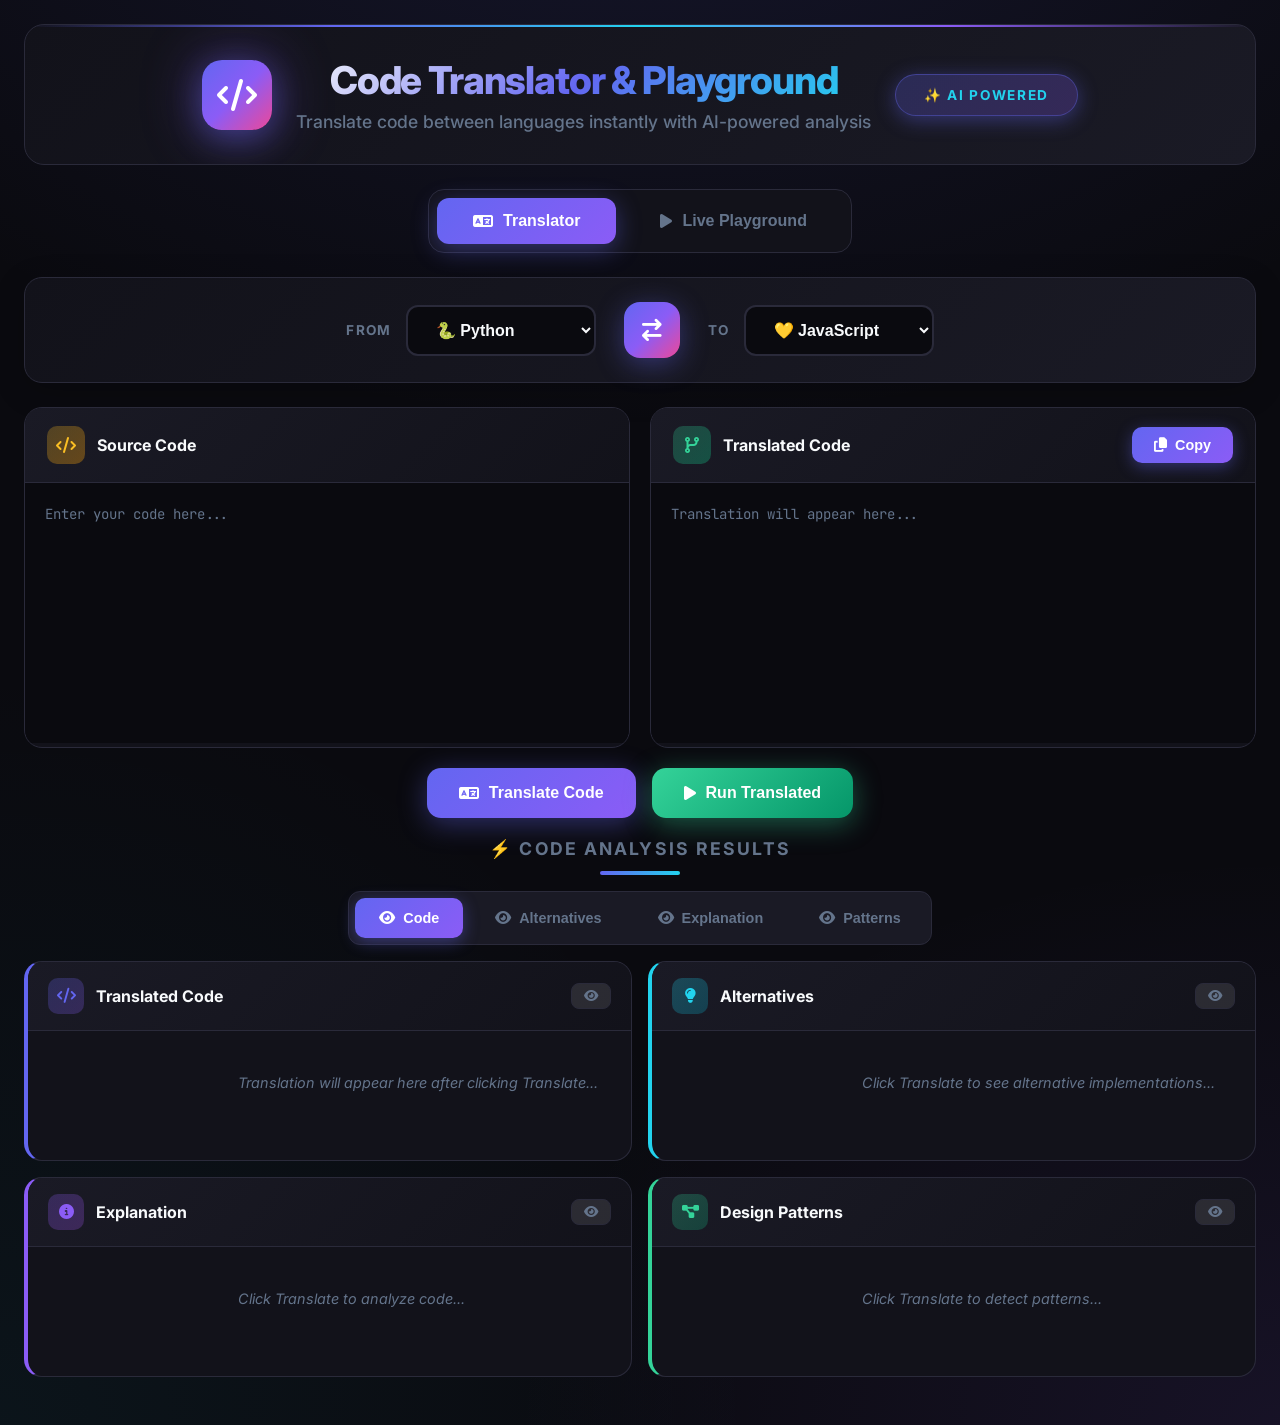
<file: backend/index.html>
<!DOCTYPE html>
<html lang="en">
<head>
    <meta charset="UTF-8">
    <meta name="viewport" content="width=device-width, initial-scale=1.0">
    <title>Code Translator & Playground</title>
    <link rel="stylesheet" href="https://cdnjs.cloudflare.com/ajax/libs/font-awesome/6.5.1/css/all.min.css">
    <link href="https://fonts.googleapis.com/css2?family=Inter:wght@300;400;500;600;700;800&family=JetBrains+Mono:wght@400;500;600&display=swap" rel="stylesheet">
    <style>
        :root {
            --bg-primary: #0a0a0f;
            --bg-secondary: #12121a;
            --bg-tertiary: #1a1a25;
            --border-light: #2a2a3a;
            --border-highlight: #3d3d55;
            --accent-primary: #6366f1;
            --accent-secondary: #8b5cf6;
            --accent-tertiary: #ec4899;
            --accent-cyan: #22d3ee;
            --accent-emerald: #34d399;
            --accent-amber: #fbbf24;
            --text-primary: #f8fafc;
            --text-secondary: #cbd5e1;
            --text-muted: #64748b;
            --glow-primary: rgba(99, 102, 241, 0.4);
            --glow-secondary: rgba(139, 92, 246, 0.4);
            --glow-cyan: rgba(34, 211, 238, 0.3);
            --glow-pink: rgba(236, 72, 153, 0.3);
        }
        
        * { margin: 0; padding: 0; box-sizing: border-box; }
        
        body {
            font-family: 'Inter', sans-serif;
            background: var(--bg-primary);
            color: var(--text-primary);
            min-height: 100vh;
            padding: 24px;
            background-image: 
                radial-gradient(ellipse 80% 50% at 50% -20%, rgba(99, 102, 241, 0.15), transparent),
                radial-gradient(ellipse 60% 40% at 100% 100%, rgba(139, 92, 246, 0.1), transparent),
                radial-gradient(circle at 0% 100%, rgba(34, 211, 238, 0.05), transparent 40%);
        }
        
        .container { max-width: 1500px; margin: 0 auto; }
        
        .header {
            background: linear-gradient(135deg, var(--bg-secondary) 0%, var(--bg-tertiary) 100%);
            border: 1px solid var(--border-light);
            border-radius: 20px;
            padding: 32px 28px;
            margin-bottom: 24px;
            position: relative;
            overflow: hidden;
            text-align: center;
        }
        
        .header::before {
            content: '';
            position: absolute;
            top: 0;
            left: 0;
            right: 0;
            height: 2px;
            background: linear-gradient(90deg, transparent, var(--accent-primary), var(--accent-cyan), var(--accent-secondary), transparent);
        }
        
        .header-content { 
            display: flex; 
            align-items: center; 
            justify-content: center;
            gap: 24px;
            flex-wrap: wrap;
        }
        
        .logo {
            width: 70px;
            height: 70px;
            background: linear-gradient(135deg, var(--accent-primary), var(--accent-secondary), var(--accent-tertiary));
            border-radius: 20px;
            display: flex;
            align-items: center;
            justify-content: center;
            font-size: 2rem;
            color: white;
            box-shadow: 0 8px 32px var(--glow-primary), 0 0 60px var(--glow-secondary);
            animation: logoGlow 3s ease-in-out infinite, logoFloat 4s ease-in-out infinite;
        }
        
        @keyframes logoGlow {
            0%, 100% { box-shadow: 0 8px 32px var(--glow-primary), 0 0 60px var(--glow-secondary); }
            50% { box-shadow: 0 8px 48px var(--glow-cyan), 0 0 80px var(--glow-pink); }
        }
        
        @keyframes logoFloat {
            0%, 100% { transform: translateY(0); }
            50% { transform: translateY(-5px); }
        }
        
        .header-title h1 {
            font-size: 2.4rem;
            font-weight: 800;
            background: linear-gradient(135deg, var(--text-primary) 0%, var(--accent-primary) 50%, var(--accent-cyan) 100%);
            -webkit-background-clip: text;
            -webkit-text-fill-color: transparent;
            letter-spacing: -0.03em;
        }
        
        .header-title p {
            color: var(--text-muted);
            font-size: 1.1rem;
            margin-top: 8px;
            font-weight: 500;
        }
        
        .badge {
            background: linear-gradient(135deg, rgba(99, 102, 241, 0.25), rgba(139, 92, 246, 0.25));
            border: 1px solid rgba(99, 102, 241, 0.4);
            padding: 12px 28px;
            border-radius: 30px;
            font-size: 0.85rem;
            font-weight: 700;
            color: var(--accent-cyan);
            text-transform: uppercase;
            letter-spacing: 0.12em;
            box-shadow: 0 4px 20px var(--glow-primary);
        }
        
        .tabs {
            display: flex;
            gap: 8px;
            margin-bottom: 24px;
            background: var(--bg-secondary);
            padding: 8px;
            border-radius: 16px;
            border: 1px solid var(--border-light);
            width: fit-content;
            margin-left: auto;
            margin-right: auto;
        }
        
        .tab {
            padding: 14px 36px;
            background: transparent;
            border: none;
            border-radius: 12px;
            color: var(--text-muted);
            font-weight: 700;
            font-size: 1rem;
            cursor: pointer;
            transition: all 0.3s ease;
            display: flex;
            align-items: center;
            gap: 10px;
        }
        
        .tab:hover { color: var(--text-secondary); background: var(--bg-tertiary); }
        
        .tab.active {
            background: linear-gradient(135deg, var(--accent-primary), var(--accent-secondary));
            color: white;
            box-shadow: 0 6px 24px var(--glow-primary);
        }
        
        .tab-content { display: none; }
        .tab-content.active { display: block; animation: fadeIn 0.4s ease; }
        
        @keyframes fadeIn { 
            from { opacity: 0; transform: translateY(10px); } 
            to { opacity: 1; transform: translateY(0); } 
        }
        
        .lang-bar {
            background: linear-gradient(135deg, var(--bg-secondary), var(--bg-tertiary));
            border: 1px solid var(--border-light);
            border-radius: 18px;
            padding: 24px 32px;
            margin-bottom: 24px;
            display: flex;
            align-items: center;
            justify-content: center;
            gap: 28px;
            box-shadow: 0 8px 32px rgba(0,0,0,0.2);
        }
        
        .lang-group { display: flex; align-items: center; gap: 14px; }
        
        .lang-label {
            font-weight: 700;
            color: var(--text-muted);
            font-size: 0.85rem;
            text-transform: uppercase;
            letter-spacing: 0.1em;
        }
        
        .lang-select {
            padding: 14px 24px;
            background: var(--bg-primary);
            border: 2px solid var(--border-light);
            border-radius: 12px;
            color: var(--text-primary);
            font-size: 1rem;
            font-weight: 600;
            cursor: pointer;
            min-width: 190px;
            transition: all 0.3s;
        }
        
        .lang-select:hover { border-color: var(--accent-primary); box-shadow: 0 0 20px var(--glow-primary); }
        
        .arrow-box {
            width: 56px;
            height: 56px;
            background: linear-gradient(135deg, var(--accent-primary), var(--accent-secondary), var(--accent-tertiary));
            border-radius: 16px;
            display: flex;
            align-items: center;
            justify-content: center;
            color: white;
            font-size: 1.4rem;
            box-shadow: 0 6px 28px var(--glow-primary);
        }
        
        .code-grid { display: grid; grid-template-columns: 1fr 1fr; gap: 20px; margin-bottom: 20px; }
        
        .code-panel {
            background: var(--bg-secondary);
            border: 1px solid var(--border-light);
            border-radius: 18px;
            overflow: hidden;
            transition: all 0.3s;
        }
        
        .code-panel:hover { 
            border-color: var(--accent-primary); 
            transform: translateY(-4px);
            box-shadow: 0 12px 40px rgba(0,0,0,0.3);
        }
        
        .code-header {
            padding: 18px 22px;
            background: linear-gradient(135deg, var(--bg-tertiary), var(--bg-secondary));
            border-bottom: 1px solid var(--border-light);
            display: flex;
            justify-content: space-between;
            align-items: center;
        }
        
        .code-title {
            display: flex;
            align-items: center;
            gap: 12px;
            font-weight: 700;
            font-size: 1rem;
        }
        
        .code-title .icon {
            width: 38px;
            height: 38px;
            border-radius: 10px;
            display: flex;
            align-items: center;
            justify-content: center;
            font-size: 1rem;
        }
        
        .code-title .icon.input { 
            background: linear-gradient(135deg, rgba(251, 191, 36, 0.25), rgba(245, 158, 11, 0.35)); 
            color: var(--accent-amber); 
        }
        .code-title .icon.output { 
            background: linear-gradient(135deg, rgba(52, 211, 153, 0.25), rgba(16, 185, 129, 0.35)); 
            color: var(--accent-emerald); 
        }
        
        .copy-btn {
            padding: 10px 22px;
            background: linear-gradient(135deg, var(--accent-primary), var(--accent-secondary));
            border: none;
            border-radius: 10px;
            color: white;
            font-size: 0.9rem;
            font-weight: 700;
            cursor: pointer;
            transition: all 0.3s;
            display: flex;
            align-items: center;
            gap: 8px;
            box-shadow: 0 4px 16px var(--glow-primary);
        }
        
        .copy-btn:hover { 
            transform: translateY(-3px) scale(1.05); 
            box-shadow: 0 8px 28px var(--glow-primary); 
        }
        
        textarea {
            width: 100%;
            height: 260px;
            padding: 20px;
            background: var(--bg-primary);
            border: none;
            color: var(--text-primary);
            font-family: 'JetBrains Mono', monospace;
            font-size: 14px;
            line-height: 1.7;
            resize: none;
        }
        
        textarea:focus { outline: none; box-shadow: inset 0 0 30px rgba(99, 102, 241, 0.1); }
        textarea::placeholder { color: var(--text-muted); }
        
        .main-buttons { display: flex; gap: 16px; margin-bottom: 20px; justify-content: center; }
        
        .btn {
            padding: 16px 32px;
            border: none;
            border-radius: 14px;
            font-weight: 700;
            font-size: 1rem;
            cursor: pointer;
            transition: all 0.3s ease;
            display: flex;
            align-items: center;
            gap: 10px;
        }
        
        .btn-translate {
            background: linear-gradient(135deg, var(--accent-primary), var(--accent-secondary));
            color: white;
            box-shadow: 0 6px 28px var(--glow-primary);
        }
        
        .btn-run {
            background: linear-gradient(135deg, var(--accent-emerald), #059669);
            color: white;
            box-shadow: 0 6px 28px rgba(52, 211, 153, 0.4);
        }
        
        .btn:hover { 
            transform: translateY(-4px) scale(1.02); 
            box-shadow: 0 12px 40px rgba(0, 0, 0, 0.4); 
        }
        
        .status {
            padding: 16px 24px;
            border-radius: 14px;
            margin-bottom: 20px;
            font-weight: 600;
            font-size: 1rem;
            display: none;
            animation: slideIn 0.3s ease;
            text-align: center;
        }
        
        @keyframes slideIn { from { opacity: 0; transform: translateY(-10px); } to { opacity: 1; transform: translateY(0); } }
        
        .status.success { 
            background: linear-gradient(135deg, rgba(52, 211, 153, 0.18), rgba(16, 185, 129, 0.18)); 
            color: var(--accent-emerald); 
            border: 1px solid rgba(52, 211, 153, 0.35); 
        }
        .status.error { 
            background: linear-gradient(135deg, rgba(248, 113, 113, 0.18), rgba(239, 68, 68, 0.18)); 
            color: #f87171; 
            border: 1px solid rgba(248, 113, 113, 0.35); 
        }
        .status.info { 
            background: linear-gradient(135deg, rgba(99, 102, 241, 0.18), rgba(139, 92, 246, 0.18)); 
            color: var(--accent-primary); 
            border: 1px solid rgba(99, 102, 241, 0.35); 
            box-shadow: 0 4px 20px var(--glow-primary);
        }
        
        .analysis-section-header {
            font-size: 1.1rem;
            font-weight: 700;
            color: var(--text-muted);
            text-transform: uppercase;
            letter-spacing: 0.12em;
            margin-bottom: 16px;
            text-align: center;
        }
        
        .analysis-section-header::after {
            content: '';
            display: block;
            width: 80px;
            height: 4px;
            background: linear-gradient(90deg, var(--accent-primary), var(--accent-cyan));
            margin: 12px auto 0;
            border-radius: 2px;
        }
        
        /* View Tabs for Analysis */
        .view-tabs {
            display: flex;
            gap: 8px;
            margin-bottom: 16px;
            background: var(--bg-tertiary);
            padding: 6px;
            border-radius: 12px;
            border: 1px solid var(--border-light);
            width: fit-content;
            margin: 0 auto 16px auto;
        }
        
        .view-tab {
            padding: 12px 24px;
            background: transparent;
            border: none;
            border-radius: 10px;
            color: var(--text-muted);
            font-weight: 600;
            font-size: 0.9rem;
            cursor: pointer;
            transition: all 0.3s ease;
            display: flex;
            align-items: center;
            gap: 8px;
        }
        
        .view-tab:hover { color: var(--text-secondary); background: rgba(255,255,255,0.05); }
        
        .view-tab.active {
            color: white;
            box-shadow: 0 4px 16px var(--glow-primary);
        }
        
        .view-tab.code-tab.active { background: linear-gradient(135deg, var(--accent-primary), var(--accent-secondary)); }
        .view-tab.alternatives-tab.active { background: linear-gradient(135deg, var(--accent-cyan), #0891b2); }
        .view-tab.explanation-tab.active { background: linear-gradient(135deg, var(--accent-secondary), #a855f7); }
        .view-tab.patterns-tab.active { background: linear-gradient(135deg, var(--accent-emerald), #10b981); }
        
        /* 2x2 Grid */
        .analysis-grid {
            display: grid;
            grid-template-columns: 1fr 1fr;
            grid-template-rows: auto auto;
            gap: 16px;
            margin-bottom: 24px;
        }
        
        @media (max-width: 1000px) {
            .analysis-grid { grid-template-columns: 1fr; }
        }
        
        .analysis-box {
            background: var(--bg-secondary);
            border: 1px solid var(--border-light);
            border-radius: 18px;
            overflow: hidden;
            transition: all 0.3s;
            min-height: 200px;
        }
        
        .analysis-box:hover { 
            border-color: var(--border-highlight); 
            transform: translateY(-3px);
            box-shadow: 0 10px 36px rgba(0,0,0,0.25);
        }
        
        .analysis-box.highlighted {
            border-color: var(--accent-primary);
            box-shadow: 0 0 25px var(--glow-primary);
            transform: scale(1.02);
        }
        
        .analysis-box-header {
            padding: 16px 20px;
            background: linear-gradient(135deg, var(--bg-tertiary), var(--bg-secondary));
            border-bottom: 1px solid var(--border-light);
            display: flex;
            align-items: center;
            gap: 12px;
            font-weight: 700;
            font-size: 1rem;
        }
        
        .analysis-box-header .icon {
            width: 36px;
            height: 36px;
            border-radius: 10px;
            display: flex;
            align-items: center;
            justify-content: center;
            font-size: 0.95rem;
        }
        
        .analysis-box.code { border-left: 4px solid var(--accent-primary); }
        .analysis-box.code .icon { 
            background: linear-gradient(135deg, rgba(99, 102, 241, 0.25), rgba(139, 92, 246, 0.25)); 
            color: var(--accent-primary); 
        }
        
        .box-highlight-btn {
            margin-left: auto;
            padding: 6px 12px;
            background: rgba(255,255,255,0.1);
            border: 1px solid var(--border-light);
            border-radius: 8px;
            color: var(--text-muted);
            cursor: pointer;
            transition: all 0.3s;
            display: flex;
            align-items: center;
            gap: 6px;
            font-size: 0.8rem;
        }
        
        .box-highlight-btn:hover {
            background: var(--accent-primary);
            color: white;
            border-color: var(--accent-primary);
        }
        
        .analysis-box.alternatives { border-left: 4px solid var(--accent-cyan); }
        .analysis-box.alternatives .icon { 
            background: linear-gradient(135deg, rgba(34, 211, 238, 0.25), rgba(6, 182, 212, 0.25)); 
            color: var(--accent-cyan); 
        }
        
        .analysis-box.explanation { border-left: 4px solid var(--accent-secondary); }
        .analysis-box.explanation .icon { 
            background: linear-gradient(135deg, rgba(139, 92, 246, 0.25), rgba(168, 85, 247, 0.25)); 
            color: var(--accent-secondary); 
        }
        
        .analysis-box.patterns { border-left: 4px solid var(--accent-emerald); }
        .analysis-box.patterns .icon { 
            background: linear-gradient(135deg, rgba(52, 211, 153, 0.25), rgba(16, 185, 129, 0.25)); 
            color: var(--accent-emerald); 
        }
        
        .analysis-box-body {
            padding: 18px;
            font-family: 'JetBrains Mono', monospace;
            font-size: 13px;
            line-height: 1.7;
            color: var(--text-secondary);
            white-space: pre-wrap;
            max-height: 220px;
            overflow-y: auto;
        }
        
        .analysis-box-body .empty { 
            color: var(--text-muted); 
            font-style: italic; 
            font-family: 'Inter', sans-serif;
            font-size: 0.9rem;
        }
        
        .execution-box {
            background: var(--bg-secondary);
            border: 1px solid var(--border-light);
            border-radius: 18px;
            margin-top: 24px;
            display: none;
            overflow: hidden;
            box-shadow: 0 8px 32px rgba(0,0,0,0.2);
        }
        
        .execution-box.active { display: block; }
        
        .execution-box h3 {
            padding: 18px 22px;
            background: linear-gradient(135deg, var(--bg-tertiary), var(--bg-secondary));
            border-bottom: 1px solid var(--border-light);
            display: flex;
            align-items: center;
            gap: 12px;
            font-size: 1rem;
            font-weight: 700;
        }
        
        .execution-box h3 i { color: var(--accent-emerald); }
        .execution-box pre { padding: 20px; color: var(--accent-emerald); font-family: 'JetBrains Mono', monospace; font-size: 14px; line-height: 1.7; }
        .execution-box .stderr { color: #f87171; }
        
        .playground-panel {
            background: var(--bg-secondary);
            border: 1px solid var(--border-light);
            border-radius: 18px;
            padding: 28px;
            box-shadow: 0 8px 32px rgba(0,0,0,0.2);
        }
        
        .playground-header { display: flex; align-items: center; gap: 16px; margin-bottom: 8px; }
        .playground-header i { color: var(--accent-emerald); font-size: 1.6rem; }
        .playground-header h2 { font-size: 1.4rem; font-weight: 700; }
        .playground-panel > p { color: var(--text-muted); margin-bottom: 20px; font-size: 1rem; }
        
        @media (max-width: 1000px) {
            .code-grid { grid-template-columns: 1fr; }
            .analysis-grid { grid-template-columns: 1fr; }
            .header-content { flex-direction: column; gap: 16px; }
            .lang-bar { flex-wrap: wrap; }
            .tabs { width: 100%; justify-content: center; }
            .main-buttons { flex-direction: column; }
            .header-title h1 { font-size: 2rem; }
        }
        
        ::-webkit-scrollbar { width: 10px; height: 10px; }
        ::-webkit-scrollbar-track { background: var(--bg-primary); }
        ::-webkit-scrollbar-thumb { background: linear-gradient(var(--accent-primary), var(--accent-secondary)); border-radius: 5px; }
    </style>
</head>
<body>
    <div class="container">
        <div class="header">
            <div class="header-content">
                <div class="logo"><i class="fas fa-code"></i></div>
                <div class="header-title">
                    <h1>Code Translator & Playground</h1>
                    <p>Translate code between languages instantly with AI-powered analysis</p>
                </div>
                <div class="badge">✨ AI Powered</div>
            </div>
        </div>
        
        <div class="tabs">
            <button class="tab active" onclick="switchTab('translator')"><i class="fas fa-language"></i> Translator</button>
            <button class="tab" onclick="switchTab('playground')"><i class="fas fa-play"></i> Live Playground</button>
        </div>
        
        <div id="translator-tab" class="tab-content active">
            <div class="lang-bar">
                <div class="lang-group">
                    <span class="lang-label">From</span>
                    <select id="sourceLanguage" class="lang-select">
                        <option value="Python">🐍 Python</option>
                        <option value="JavaScript">💛 JavaScript</option>
                        <option value="TypeScript">💙 TypeScript</option>
                        <option value="Java">☕ Java</option>
                        <option value="C++">⚡ C++</option>
                        <option value="C#">🔷 C#</option>
                        <option value="Go">🐹 Go</option>
                        <option value="Rust">🦀 Rust</option>
                        <option value="Kotlin">🟣 Kotlin</option>
                        <option value="Swift">🍎 Swift</option>
                        <option value="Ruby">💎 Ruby</option>
                        <option value="PHP">🐘 PHP</option>
                        <option value="C">🖥️ C</option>
                    </select>
                </div>
                <div class="arrow-box"><i class="fas fa-arrow-right-arrow-left"></i></div>
                <div class="lang-group">
                    <span class="lang-label">To</span>
                    <select id="targetLanguage" class="lang-select">
                        <option value="JavaScript">💛 JavaScript</option>
                        <option value="Python">🐍 Python</option>
                        <option value="TypeScript">💙 TypeScript</option>
                        <option value="Java">☕ Java</option>
                        <option value="C++">⚡ C++</option>
                        <option value="C#">🔷 C#</option>
                        <option value="Go">🐹 Go</option>
                        <option value="Rust">🦀 Rust</option>
                        <option value="Kotlin">🟣 Kotlin</option>
                        <option value="Swift">🍎 Swift</option>
                        <option value="Ruby">💎 Ruby</option>
                        <option value="PHP">🐘 PHP</option>
                        <option value="C">🖥️ C</option>
                    </select>
                </div>
            </div>
            
            <div class="code-grid">
                <div class="code-panel">
                    <div class="code-header">
                        <span class="code-title"><span class="icon input"><i class="fas fa-code"></i></span> Source Code</span>
                    </div>
                    <textarea id="sourceCode" placeholder="Enter your code here..."></textarea>
                </div>
                <div class="code-panel">
                    <div class="code-header">
                        <span class="code-title"><span class="icon output"><i class="fas fa-code-branch"></i></span> Translated Code</span>
                        <button class="copy-btn" onclick="copyCode()"><i class="fas fa-copy"></i> Copy</button>
                    </div>
                    <textarea id="translatedCode" placeholder="Translation will appear here..."></textarea>
                </div>
            </div>
            
            <div class="main-buttons">
                <button class="btn btn-translate" onclick="translateCode()"><i class="fas fa-language"></i> Translate Code</button>
                <button class="btn btn-run" onclick="runTranslatedCode()"><i class="fas fa-play"></i> Run Translated</button>
            </div>
            
            <div id="status"></div>
            
            <div class="analysis-section-header">⚡ Code Analysis Results</div>
            
            <!-- View Tabs -->
            <div class="view-tabs">
                <button class="view-tab code-tab active" onclick="highlightBox('code')">
                    <i class="fas fa-eye"></i> Code
                </button>
                <button class="view-tab alternatives-tab" onclick="highlightBox('alternatives')">
                    <i class="fas fa-eye"></i> Alternatives
                </button>
                <button class="view-tab explanation-tab" onclick="highlightBox('explanation')">
                    <i class="fas fa-eye"></i> Explanation
                </button>
                <button class="view-tab patterns-tab" onclick="highlightBox('patterns')">
                    <i class="fas fa-eye"></i> Patterns
                </button>
            </div>
            
            <!-- 2x2 Grid -->
            <div class="analysis-grid">
                <div class="analysis-box code">
                    <div class="analysis-box-header">
                        <span class="icon"><i class="fas fa-code"></i></span>
                        <span>Translated Code</span>
                        <button class="box-highlight-btn" onclick="highlightBox('code')" title="Highlight">
                            <i class="fas fa-eye"></i>
                        </button>
                    </div>
                    <div class="analysis-box-body" id="output-code">
                        <span class="empty">Translation will appear here after clicking Translate...</span>
                    </div>
                </div>
                
                <div class="analysis-box alternatives">
                    <div class="analysis-box-header">
                        <span class="icon"><i class="fas fa-lightbulb"></i></span>
                        <span>Alternatives</span>
                        <button class="box-highlight-btn" onclick="highlightBox('alternatives')" title="Highlight">
                            <i class="fas fa-eye"></i>
                        </button>
                    </div>
                    <div class="analysis-box-body" id="output-alternatives">
                        <span class="empty">Click Translate to see alternative implementations...</span>
                    </div>
                </div>
                
                <div class="analysis-box explanation">
                    <div class="analysis-box-header">
                        <span class="icon"><i class="fas fa-info-circle"></i></span>
                        <span>Explanation</span>
                        <button class="box-highlight-btn" onclick="highlightBox('explanation')" title="Highlight">
                            <i class="fas fa-eye"></i>
                        </button>
                    </div>
                    <div class="analysis-box-body" id="output-explanation">
                        <span class="empty">Click Translate to analyze code...</span>
                    </div>
                </div>
                
                <div class="analysis-box patterns">
                    <div class="analysis-box-header">
                        <span class="icon"><i class="fas fa-project-diagram"></i></span>
                        <span>Design Patterns</span>
                        <button class="box-highlight-btn" onclick="highlightBox('patterns')" title="Highlight">
                            <i class="fas fa-eye"></i>
                        </button>
                    </div>
                    <div class="analysis-box-body" id="output-patterns">
                        <span class="empty">Click Translate to detect patterns...</span>
                    </div>
                </div>
            </div>
            
            <div class="execution-box" id="execution-output">
                <h3><i class="fas fa-terminal"></i> Execution Output</h3>
                <pre id="execution-content"></pre>
            </div>
        </div>
        
        <div id="playground-tab" class="tab-content">
            <div class="playground-panel">
                <div class="playground-header">
                    <i class="fas fa-play-circle"></i>
                    <h2>Live Python Playground</h2>
                </div>
                <p>Write and run Python code instantly!</p>
                <textarea id="playgroundCode" placeholder="# Write Python code here..."></textarea>
                <div class="main-buttons">
                    <button class="btn btn-run" onclick="runPlaygroundCode()"><i class="fas fa-play"></i> Run Code</button>
                </div>
                <div class="execution-box active" id="playground-output">
                    <h3><i class="fas fa-terminal"></i> Output</h3>
                    <pre id="playground-result">Run code to see output...</pre>
                </div>
            </div>
        </div>
    </div>

    <script>
        let translatedCode = '';
        
        function switchTab(tab) {
            document.querySelectorAll('.tab').forEach(t => t.classList.remove('active'));
            document.querySelectorAll('.tab-content').forEach(c => c.classList.remove('active'));
            if (tab === 'translator') {
                document.querySelector('.tab:first-child').classList.add('active');
                document.getElementById('translator-tab').classList.add('active');
            } else {
                document.querySelector('.tab:last-child').classList.add('active');
                document.getElementById('playground-tab').classList.add('active');
            }
        }
        
        function highlightBox(view) {
            // Remove highlight from all boxes
            document.querySelectorAll('.analysis-box').forEach(box => {
                box.classList.remove('highlighted');
            });
            document.querySelectorAll('.view-tab').forEach(t => t.classList.remove('active'));
            
            // Add highlight to selected box
            const targetBox = document.querySelector(`.analysis-box.${view}`);
            if (targetBox) {
                targetBox.classList.add('highlighted');
                targetBox.scrollIntoView({ behavior: 'smooth', block: 'nearest' });
            }
            
            // Update tab button
            document.querySelector(`.view-tab.${view}-tab`).classList.add('active');
        }
        
        function showStatus(type, msg) {
            const el = document.getElementById('status');
            el.className = 'status ' + type;
            el.textContent = msg;
            el.style.display = 'block';
            setTimeout(() => { el.style.display = 'none'; }, 4000);
        }
        
        function escapeHtml(text) {
            const d = document.createElement('div');
            d.textContent = text;
            return d.innerHTML;
        }
        
        function setOutput(id, content) {
            document.getElementById(id).textContent = content || 'No data available';
        }
        
        async function translateCode() {
            const code = document.getElementById('sourceCode').value;
            const srcLang = document.getElementById('sourceLanguage').value;
            const tgtLang = document.getElementById('targetLanguage').value;
            const output = document.getElementById('translatedCode');
            
            if (!code.trim()) { showStatus('error', 'Please enter source code'); return; }
            if (srcLang === tgtLang) { showStatus('error', 'Languages must be different'); return; }
            
            output.value = 'Translating...';
            showStatus('info', 'Translating code...');
            
            try {
                const res = await fetch('http://127.0.0.1:5000/translate', {
                    method: 'POST',
                    headers: { 'Content-Type': 'application/json' },
                    body: JSON.stringify({ source_code: code, source_language: srcLang, target_language: tgtLang })
                });
                const data = await res.json();
                if (data.success) {
                    translatedCode = data.translated_code;
                    output.value = data.translated_code;
                    
                    setOutput('output-code', data.translated_code || 'No translation available');
                    setOutput('output-alternatives', data.alternatives || 'No alternatives available');
                    setOutput('output-explanation', data.explanation || 'No explanation available');
                    
                    if (data.pattern) {
                        let patternText = '--- Pattern Detection ---\n\n';
                        patternText += 'Pattern: ' + (data.pattern.pattern || 'None detected') + '\n';
                        patternText += 'Confidence: ' + ((data.pattern.confidence || 0) * 100).toFixed(0) + '%\n\n';
                        if (data.pattern.alternatives) patternText += 'Alternative Patterns:\n' + data.pattern.alternatives + '\n\n';
                        if (data.pattern.code_example) patternText += 'Code Example:\n' + data.pattern.code_example;
                        setOutput('output-patterns', patternText);
                    } else {
                        setOutput('output-patterns', 'No patterns detected');
                    }
                    
                    showStatus('success', '✓ Translation completed!');
                    
                    if (tgtLang === 'Python') {
                        setTimeout(() => runTranslatedCode(), 500);
                    }
                } else {
                    output.value = 'Translation failed';
                    showStatus('error', 'Error: ' + data.error);
                }
            } catch (e) {
                showStatus('error', 'Network error: ' + e.message);
            }
        }
        
        async function runTranslatedCode() {
            const srcLang = document.getElementById('sourceLanguage').value;
            const tgtLang = document.getElementById('targetLanguage').value;
            let code = '';
            
            if (tgtLang === 'Python' && translatedCode) code = translatedCode;
            else if (srcLang === 'Python') code = document.getElementById('sourceCode').value;
            else { showStatus('error', 'Can only run Python code'); return; }
            
            const execBox = document.getElementById('execution-output');
            const execContent = document.getElementById('execution-content');
            execBox.classList.add('active');
            execContent.innerHTML = '<span>Running...</span>';
            
            try {
                const res = await fetch('http://127.0.0.1:5000/run', {
                    method: 'POST',
                    headers: { 'Content-Type': 'application/json' },
                    body: JSON.stringify({ code: code })
                });
                const data = await res.json();
                if (data.success) {
                    let html = '';
                    if (data.result.stdout) html += '<span>' + escapeHtml(data.result.stdout) + '</span>';
                    if (data.result.stderr) html += '<span class="stderr">' + escapeHtml(data.result.stderr) + '</span>';
                    execContent.innerHTML = html || '<span>(No output)</span>';
                }
            } catch (e) {
                execContent.innerHTML = '<span class="stderr">Error: ' + e.message + '</span>';
            }
        }
        
        async function runPlaygroundCode() {
            const code = document.getElementById('playgroundCode').value;
            const output = document.getElementById('playground-result');
            
            if (!code.trim()) { output.innerHTML = '<span class="stderr">Enter code first</span>'; return; }
            
            output.innerHTML = '<span>Running...</span>';
            
            try {
                const res = await fetch('http://127.0.0.1:5000/run', {
                    method: 'POST',
                    headers: { 'Content-Type': 'application/json' },
                    body: JSON.stringify({ code: code })
                });
                const data = await res.json();
                if (data.success) {
                    let html = '';
                    if (data.result.stdout) html += '<span>' + escapeHtml(data.result.stdout) + '</span>';
                    if (data.result.stderr) html += '<span class="stderr">' + escapeHtml(data.result.stderr) + '</span>';
                    output.innerHTML = html || '<span>(No output)</span>';
                }
            } catch (e) {
                output.innerHTML = '<span class="stderr">Error: ' + e.message + '</span>';
            }
        }
        
        function copyCode() {
            const code = document.getElementById('translatedCode').value;
            if (code && code !== 'Translation will appear here...' && code !== 'Translating...' && code !== 'Translation failed') {
                navigator.clipboard.writeText(code).then(() => showStatus('success', '✓ Copied!')).catch(() => showStatus('error', 'Copy failed'));
            } else {
                showStatus('error', 'Nothing to copy');
            }
        }
        
        document.getElementById('playgroundCode').value = '# Python Code\nprint("Hello World!")\nfor i in range(5):\n    print(i)';
                    if (data.result.stderr) html += '<span class="stderr">' + escapeHtml(data.result.stderr) + '</span>';
                    output.innerHTML = html || '<span>(No output)</span>';
                }
            } catch (e) {
                output.innerHTML = '<span class="stderr">Error: ' + e.message + '</span>';
            }
        }
        
        function copyCode() {
            const code = document.getElementById('translatedCode').value;
            if (code && code !== 'Translation will appear here...' && code !== 'Translating...' && code !== 'Translation failed') {
                navigator.clipboard.writeText(code).then(() => showStatus('success', '✓ Copied!')).catch(() => showStatus('error', 'Copy failed'));
            } else {
                showStatus('error', 'Nothing to copy');
            }
        }
        
        document.getElementById('playgroundCode').value = '# Python Code\nprint("Hello World!")\nfor i in range(5):\n    print(i)';
    </script>
</body>
</html>
</file>
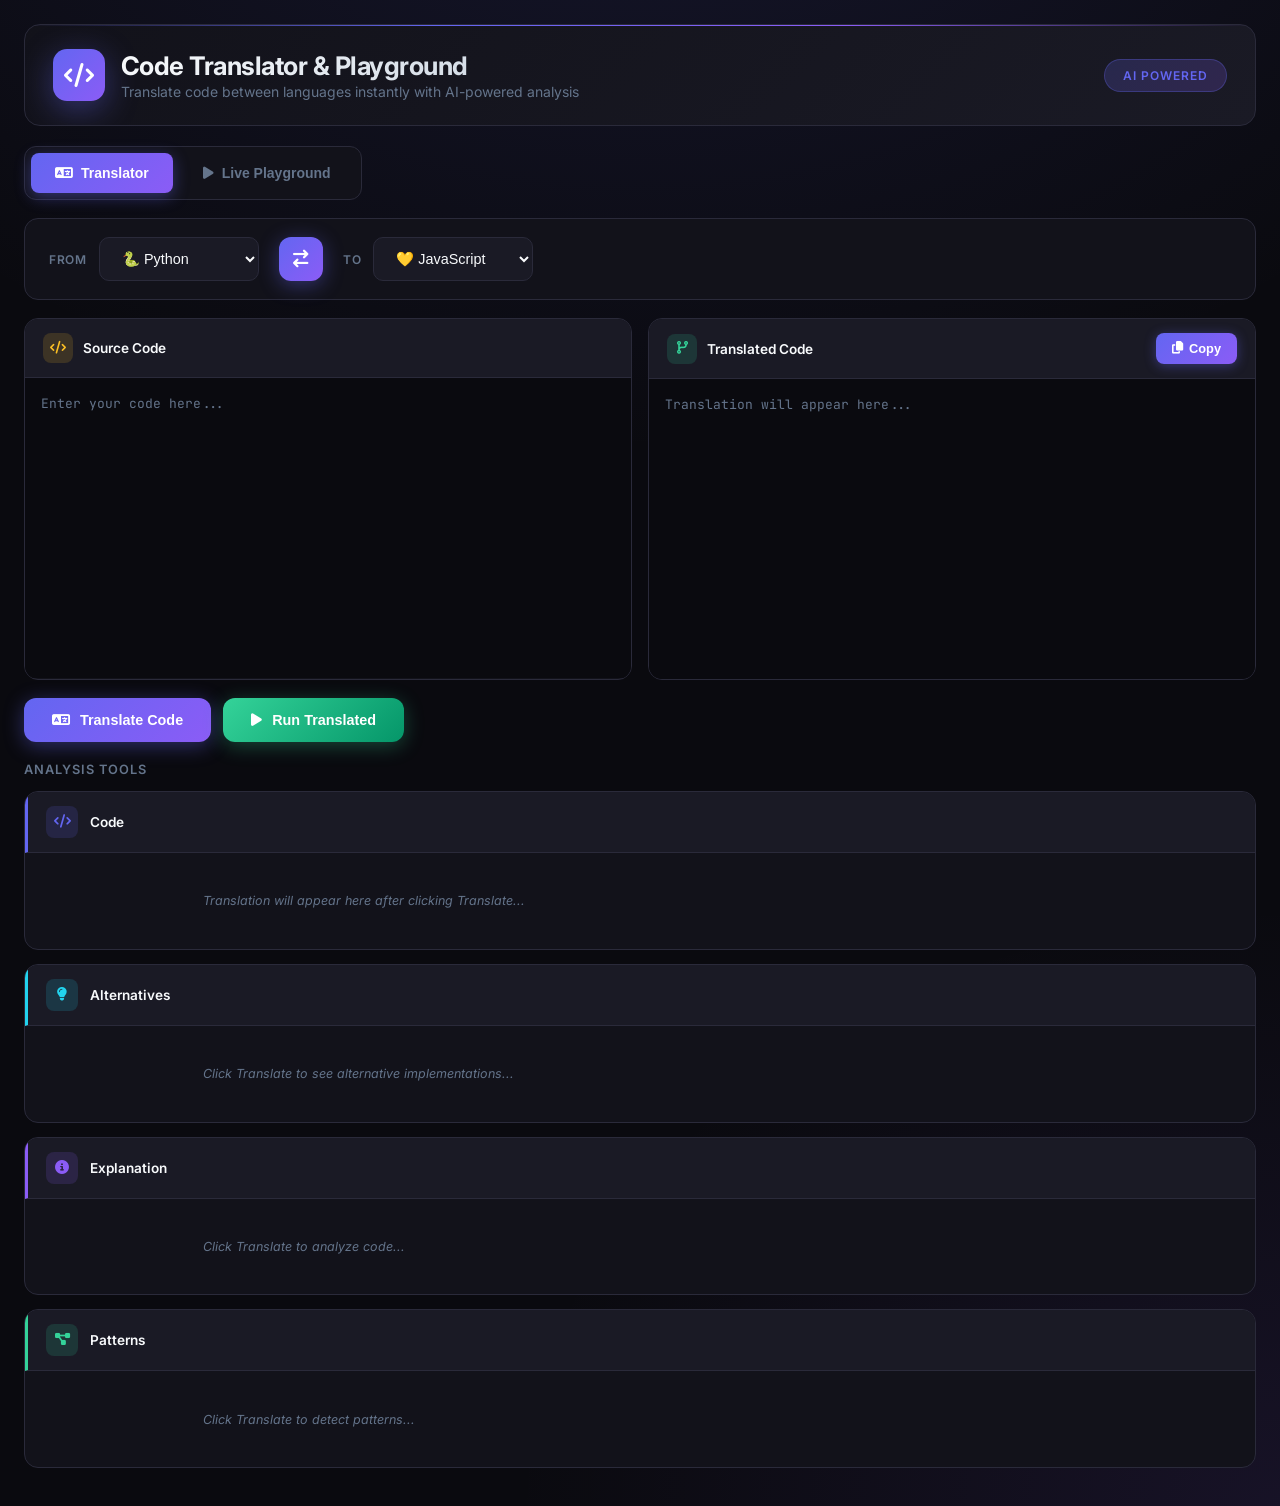
<file: backend/index_new.html>
<!DlOCTYPE html>
<html lang="en">
<head>
    <meta charset="UTF-8">
    <meta name="viewport" content="width=device-width, initial-scale=1.0">
    <title>Code Translator & Playground</title>
    <link rel="stylesheet" href="https://cdnjs.cloudflare.com/ajax/libs/font-awesome/6.5.1/css/all.min.css">
    <link href="https://fonts.googleapis.com/css2?family=Inter:wght@300;400;500;600;700&family=JetBrains+Mono:wght@400;500;600&display=swap" rel="stylesheet">
    <style>
        :root {
            --bg-primary: #0a0a0f;
            --bg-secondary: #12121a;
            --bg-tertiary: #1a1a25;
            --bg-card: #16161f;
            --border-light: #2a2a3a;
            --border-highlight: #3d3d55;
            --accent-primary: #6366f1;
            --accent-secondary: #8b5cf6;
            --accent-tertiary: #ec4899;
            --accent-cyan: #22d3ee;
            --accent-emerald: #34d399;
            --accent-amber: #fbbf24;
            --text-primary: #f8fafc;
            --text-secondary: #cbd5e1;
            --text-muted: #64748b;
            --glow-primary: rgba(99, 102, 241, 0.4);
            --glow-secondary: rgba(139, 92, 246, 0.4);
        }
        
        * { margin: 0; padding: 0; box-sizing: border-box; }
        
        body {
            font-family: 'Inter', sans-serif;
            background: var(--bg-primary);
            color: var(--text-primary);
            min-height: 100vh;
            padding: 24px;
            background-image: 
                radial-gradient(ellipse 80% 50% at 50% -20%, rgba(99, 102, 241, 0.15), transparent),
                radial-gradient(ellipse 60% 40% at 100% 100%, rgba(139, 92, 246, 0.1), transparent);
        }
        
        .container { max-width: 1500px; margin: 0 auto; }
        
        /* ===== HEADER ===== */
        .header {
            background: linear-gradient(135deg, var(--bg-secondary) 0%, var(--bg-tertiary) 100%);
            border: 1px solid var(--border-light);
            border-radius: 16px;
            padding: 24px 28px;
            margin-bottom: 20px;
            position: relative;
            overflow: hidden;
        }
        
        .header::before {
            content: '';
            position: absolute;
            top: 0;
            left: 0;
            right: 0;
            height: 1px;
            background: linear-gradient(90deg, transparent, var(--accent-primary), var(--accent-secondary), transparent);
        }
        
        .header-content { display: flex; align-items: center; justify-content: space-between; }
        
        .header-left { display: flex; align-items: center; gap: 16px; }
        
        .logo {
            width: 52px;
            height: 52px;
            background: linear-gradient(135deg, var(--accent-primary), var(--accent-secondary));
            border-radius: 14px;
            display: flex;
            align-items: center;
            justify-content: center;
            font-size: 1.5rem;
            color: white;
            box-shadow: 0 8px 32px var(--glow-primary);
            animation: logoGlow 3s ease-in-out infinite;
        }
        
        @keyframes logoGlow {
            0%, 100% { box-shadow: 0 8px 32px var(--glow-primary); }
            50% { box-shadow: 0 8px 40px var(--glow-secondary); }
        }
        
        .header-title h1 {
            font-size: 1.6rem;
            font-weight: 700;
            background: linear-gradient(135deg, var(--text-primary) 0%, var(--text-secondary) 100%);
            -webkit-background-clip: text;
            -webkit-text-fill-color: transparent;
            letter-spacing: -0.02em;
        }
        
        .header-title p {
            color: var(--text-muted);
            font-size: 0.875rem;
            margin-top: 2px;
        }
        
        .badge {
            background: linear-gradient(135deg, rgba(99, 102, 241, 0.2), rgba(139, 92, 246, 0.2));
            border: 1px solid rgba(99, 102, 241, 0.3);
            padding: 8px 18px;
            border-radius: 24px;
            font-size: 0.75rem;
            font-weight: 600;
            color: var(--accent-primary);
            text-transform: uppercase;
            letter-spacing: 0.08em;
        }
        
        /* ===== TABS ===== */
        .tabs {
            display: flex;
            gap: 6px;
            margin-bottom: 18px;
            background: var(--bg-secondary);
            padding: 6px;
            border-radius: 12px;
            border: 1px solid var(--border-light);
            width: fit-content;
        }
        
        .tab {
            padding: 12px 24px;
            background: transparent;
            border: none;
            border-radius: 8px;
            color: var(--text-muted);
            font-weight: 600;
            font-size: 0.875rem;
            cursor: pointer;
            transition: all 0.25s ease;
            display: flex;
            align-items: center;
            gap: 8px;
        }
        
        .tab:hover { color: var(--text-secondary); background: var(--bg-tertiary); }
        .tab.active {
            background: linear-gradient(135deg, var(--accent-primary), var(--accent-secondary));
            color: white;
            box-shadow: 0 4px 16px var(--glow-primary);
        }
        
        .tab-content { display: none; }
        .tab-content.active { display: block; animation: fadeIn 0.3s ease; }
        
        @keyframes fadeIn { from { opacity: 0; transform: translateY(8px); } to { opacity: 1; transform: translateY(0); } }
        
        /* ===== LANGUAGE BAR ===== */
        .lang-bar {
            background: var(--bg-secondary);
            border: 1px solid var(--border-light);
            border-radius: 14px;
            padding: 18px 24px;
            margin-bottom: 18px;
            display: flex;
            align-items: center;
            gap: 20px;
        }
        
        .lang-group { display: flex; align-items: center; gap: 12px; }
        
        .lang-label {
            font-weight: 600;
            color: var(--text-muted);
            font-size: 0.75rem;
            text-transform: uppercase;
            letter-spacing: 0.06em;
        }
        
        .lang-select {
            padding: 12px 18px;
            background: var(--bg-tertiary);
            border: 1px solid var(--border-light);
            border-radius: 10px;
            color: var(--text-primary);
            font-size: 0.9rem;
            font-weight: 500;
            cursor: pointer;
            min-width: 160px;
            transition: all 0.2s;
        }
        
        .lang-select:hover { border-color: var(--accent-primary); }
        .lang-select:focus { outline: none; border-color: var(--accent-primary); box-shadow: 0 0 0 3px rgba(99, 102, 241, 0.15); }
        
        .arrow-box {
            width: 44px;
            height: 44px;
            background: linear-gradient(135deg, var(--accent-primary), var(--accent-secondary));
            border-radius: 12px;
            display: flex;
            align-items: center;
            justify-content: center;
            color: white;
            font-size: 1.1rem;
            box-shadow: 0 4px 20px var(--glow-primary);
        }
        
        /* ===== CODE GRID ===== */
        .code-grid { display: grid; grid-template-columns: 1fr 1fr; gap: 16px; margin-bottom: 18px; }
        
        .code-panel {
            background: var(--bg-secondary);
            border: 1px solid var(--border-light);
            border-radius: 14px;
            overflow: hidden;
            transition: all 0.25s;
        }
        
        .code-panel:hover { border-color: var(--border-highlight); }
        
        .code-header {
            padding: 14px 18px;
            background: var(--bg-tertiary);
            border-bottom: 1px solid var(--border-light);
            display: flex;
            justify-content: space-between;
            align-items: center;
        }
        
        .code-title {
            display: flex;
            align-items: center;
            gap: 10px;
            font-weight: 600;
            font-size: 0.85rem;
        }
        
        .code-title .icon {
            width: 30px;
            height: 30px;
            border-radius: 8px;
            display: flex;
            align-items: center;
            justify-content: center;
            font-size: 0.8rem;
        }
        
        .code-title .icon.input { background: rgba(251, 191, 36, 0.15); color: var(--accent-amber); }
        .code-title .icon.output { background: rgba(52, 211, 153, 0.15); color: var(--accent-emerald); }
        
        .copy-btn {
            padding: 8px 16px;
            background: linear-gradient(135deg, var(--accent-primary), var(--accent-secondary));
            border: none;
            border-radius: 8px;
            color: white;
            font-size: 0.8rem;
            font-weight: 600;
            cursor: pointer;
            transition: all 0.2s;
            display: flex;
            align-items: center;
            gap: 6px;
            box-shadow: 0 2px 12px var(--glow-primary);
        }
        
        .copy-btn:hover { transform: translateY(-2px); box-shadow: 0 4px 20px var(--glow-primary); }
        
        textarea {
            width: 100%;
            height: 300px;
            padding: 16px;
            background: var(--bg-primary);
            border: none;
            color: var(--text-primary);
            font-family: 'JetBrains Mono', monospace;
            font-size: 13px;
            line-height: 1.6;
            resize: none;
        }
        
        textarea:focus { outline: none; }
        textarea::placeholder { color: var(--text-muted); }
        
        /* ===== BUTTONS ===== */
        .btn-row { display: flex; gap: 12px; margin-bottom: 20px; }
        
        .btn {
            padding: 14px 28px;
            border: none;
            border-radius: 12px;
            font-weight: 600;
            font-size: 0.9rem;
            cursor: pointer;
            transition: all 0.25s ease;
            display: flex;
            align-items: center;
            gap: 10px;
        }
        
        .btn-translate {
            background: linear-gradient(135deg, var(--accent-primary), var(--accent-secondary));
            color: white;
            box-shadow: 0 4px 20px var(--glow-primary);
        }
        
        .btn-run {
            background: linear-gradient(135deg, var(--accent-emerald), #059669);
            color: white;
            box-shadow: 0 4px 20px rgba(52, 211, 153, 0.3);
        }
        
        .btn:hover { transform: translateY(-3px); box-shadow: 0 8px 30px rgba(0, 0, 0, 0.3); }
        
        /* ===== STATUS ===== */
        .status {
            padding: 14px 20px;
            border-radius: 12px;
            margin-bottom: 18px;
            font-weight: 500;
            font-size: 0.9rem;
            display: none;
            animation: slideIn 0.3s ease;
        }
        
        @keyframes slideIn { from { opacity: 0; transform: translateY(-8px); } to { opacity: 1; transform: translateY(0); } }
        
        .status.success { background: rgba(52, 211, 153, 0.12); color: var(--accent-emerald); border: 1px solid rgba(52, 211, 153, 0.25); }
        .status.error { background: rgba(248, 113, 113, 0.12); color: #f87171; border: 1px solid rgba(248, 113, 113, 0.25); }
        .status.info { background: rgba(99, 102, 241, 0.12); color: var(--accent-primary); border: 1px solid rgba(99, 102, 241, 0.25); }
        
        /* ===== ANALYSIS HEADER ===== */
        .analysis-tools-header {
            font-size: 0.8rem;
            font-weight: 600;
            color: var(--text-muted);
            text-transform: uppercase;
            letter-spacing: 0.08em;
            margin-bottom: 14px;
        }
        
        /* ===== ANALYSIS SECTIONS ===== */
        .analysis-section {
            background: var(--bg-secondary);
            border: 1px solid var(--border-light);
            border-radius: 14px;
            margin-bottom: 14px;
            overflow: hidden;
            transition: all 0.25s;
        }
        
        .analysis-section:hover { border-color: var(--border-highlight); }
        
        .analysis-header {
            padding: 14px 18px;
            background: var(--bg-tertiary);
            border-bottom: 1px solid var(--border-light);
            display: flex;
            align-items: center;
            gap: 12px;
            font-weight: 600;
            font-size: 0.85rem;
        }
        
        .analysis-header .icon {
            width: 32px;
            height: 32px;
            border-radius: 8px;
            display: flex;
            align-items: center;
            justify-content: center;
            font-size: 0.85rem;
        }
        
        .analysis-header.code { border-left: 3px solid var(--accent-primary); }
        .analysis-header.code .icon { background: rgba(99, 102, 241, 0.15); color: var(--accent-primary); }
        
        .analysis-header.alternatives { border-left: 3px solid var(--accent-cyan); }
        .analysis-header.alternatives .icon { background: rgba(34, 211, 238, 0.15); color: var(--accent-cyan); }
        
        .analysis-header.explanation { border-left: 3px solid var(--accent-secondary); }
        .analysis-header.explanation .icon { background: rgba(139, 92, 246, 0.15); color: var(--accent-secondary); }
        
        .analysis-header.patterns { border-left: 3px solid var(--accent-emerald); }
        .analysis-header.patterns .icon { background: rgba(52, 211, 153, 0.15); color: var(--accent-emerald); }
        
        .analysis-body {
            padding: 16px 18px;
            font-family: 'JetBrains Mono', monospace;
            font-size: 12.5px;
            line-height: 1.7;
            color: var(--text-secondary);
            white-space: pre-wrap;
            max-height: 200px;
            overflow-y: auto;
        }
        
        .analysis-body .empty { color: var(--text-muted); font-style: italic; font-family: 'Inter', sans-serif; }
        
        /* ===== EXECUTION ===== */
        .execution-box {
            background: var(--bg-secondary);
            border: 1px solid var(--border-light);
            border-radius: 14px;
            margin-top: 18px;
            display: none;
            overflow: hidden;
        }
        
        .execution-box h3 {
            padding: 14px 18px;
            background: var(--bg-tertiary);
            border-bottom: 1px solid var(--border-light);
            display: flex;
            align-items: center;
            gap: 10px;
            font-size: 0.85rem;
            font-weight: 600;
        }
        
        .execution-box h3 i { color: var(--accent-emerald); }
        .execution-box pre { padding: 16px; color: var(--accent-emerald); font-family: 'JetBrains Mono', monospace; font-size: 12.5px; line-height: 1.6; }
        .execution-box .stderr { color: #f87171; }
        
        /* ===== PLAYGROUND ===== */
        .playground-panel {
            background: var(--bg-secondary);
            border: 1px solid var(--border-light);
            border-radius: 14px;
            padding: 24px;
        }
        
        .playground-header { display: flex; align-items: center; gap: 14px; margin-bottom: 6px; }
        .playground-header i { color: var(--accent-emerald); font-size: 1.3rem; }
        .playground-header h2 { font-size: 1.2rem; font-weight: 600; }
        .playground-panel > p { color: var(--text-muted); margin-bottom: 16px; font-size: 0.9rem; }
        
        /* ===== RESPONSIVE ===== */
        @media (max-width: 1000px) {
            .code-grid { grid-template-columns: 1fr; }
            .header-content { flex-direction: column; gap: 16px; align-items: flex-start; }
            .lang-bar { flex-wrap: wrap; }
            .tabs { width: 100%; }
            .btn-row { flex-direction: column; }
        }
        
        /* ===== SCROLLBAR ===== */
        ::-webkit-scrollbar { width: 8px; height: 8px; }
        ::-webkit-scrollbar-track { background: var(--bg-primary); }
        ::-webkit-scrollbar-thumb { background: var(--border-highlight); border-radius: 4px; }
        ::-webkit-scrollbar-thumb:hover { background: var(--accent-primary); }
    </style>
</head>
<body>
    <div class="container">
        <!-- Header -->
        <div class="header">
            <div class="header-content">
                <div class="header-left">
                    <div class="logo"><i class="fas fa-code"></i></div>
                    <div class="header-title">
                        <h1>Code Translator & Playground</h1>
                        <p>Translate code between languages instantly with AI-powered analysis</p>
                    </div>
                </div>
                <div class="badge">AI Powered</div>
            </div>
        </div>
        
        <!-- Tabs -->
        <div class="tabs">
            <button class="tab active" onclick="switchTab('translator')"><i class="fas fa-language"></i> Translator</button>
            <button class="tab" onclick="switchTab('playground')"><i class="fas fa-play"></i> Live Playground</button>
        </div>
        
        <!-- Translator Tab -->
        <div id="translator-tab" class="tab-content active">
            <!-- Language Selector -->
            <div class="lang-bar">
                <div class="lang-group">
                    <span class="lang-label">From</span>
                    <select id="sourceLanguage" class="lang-select">
                        <option value="Python">🐍 Python</option>
                        <option value="JavaScript">💛 JavaScript</option>
                        <option value="TypeScript">💙 TypeScript</option>
                        <option value="Java">☕ Java</option>
                        <option value="C++">⚡ C++</option>
                        <option value="C#">🔷 C#</option>
                        <option value="Go">🐹 Go</option>
                        <option value="Rust">🦀 Rust</option>
                        <option value="Kotlin">🟣 Kotlin</option>
                        <option value="Swift">🍎 Swift</option>
                        <option value="Ruby">💎 Ruby</option>
                        <option value="PHP">🐘 PHP</option>
                        <option value="C">🖥️ C</option>
                    </select>
                </div>
                <div class="arrow-box"><i class="fas fa-arrow-right-arrow-left"></i></div>
                <div class="lang-group">
                    <span class="lang-label">To</span>
                    <select id="targetLanguage" class="lang-select">
                        <option value="JavaScript">💛 JavaScript</option>
                        <option value="Python">🐍 Python</option>
                        <option value="TypeScript">💙 TypeScript</option>
                        <option value="Java">☕ Java</option>
                        <option value="C++">⚡ C++</option>
                        <option value="C#">🔷 C#</option>
                        <option value="Go">🐹 Go</option>
                        <option value="Rust">🦀 Rust</option>
                        <option value="Kotlin">🟣 Kotlin</option>
                        <option value="Swift">🍎 Swift</option>
                        <option value="Ruby">💎 Ruby</option>
                        <option value="PHP">🐘 PHP</option>
                        <option value="C">🖥️ C</option>
                    </select>
                </div>
            </div>
            
            <!-- Code Panels -->
            <div class="code-grid">
                <div class="code-panel">
                    <div class="code-header">
                        <span class="code-title"><span class="icon input"><i class="fas fa-code"></i></span> Source Code</span>
                    </div>
                    <textarea id="sourceCode" placeholder="Enter your code here..."></textarea>
                </div>
                <div class="code-panel">
                    <div class="code-header">
                        <span class="code-title"><span class="icon output"><i class="fas fa-code-branch"></i></span> Translated Code</span>
                        <button class="copy-btn" onclick="copyCode()"><i class="fas fa-copy"></i> Copy</button>
                    </div>
                    <textarea id="translatedCode" placeholder="Translation will appear here..."></textarea>
                </div>
            </div>
            
            <!-- Buttons -->
            <div class="btn-row">
                <button class="btn btn-translate" onclick="translateCode()"><i class="fas fa-language"></i> Translate Code</button>
                <button class="btn btn-run" onclick="runCode()"><i class="fas fa-play"></i> Run Translated</button>
            </div>
            
            <!-- Status -->
            <div id="status"></div>
            
            <!-- Analysis Tools -->
            <div class="analysis-tools-header">Analysis Tools</div>
            
            <!-- Analysis Sections -->
            <div class="analysis-section">
                <div class="analysis-header code">
                    <span class="icon"><i class="fas fa-code"></i></span>
                    <span>Code</span>
                </div>
                <div class="analysis-body" id="output-code">
                    <span class="empty">Translation will appear here after clicking Translate...</span>
                </div>
            </div>
            
            <div class="analysis-section">
                <div class="analysis-header alternatives">
                    <span class="icon"><i class="fas fa-lightbulb"></i></span>
                    <span>Alternatives</span>
                </div>
                <div class="analysis-body" id="output-alternatives">
                    <span class="empty">Click Translate to see alternative implementations...</span>
                </div>
            </div>
            
            <div class="analysis-section">
                <div class="analysis-header explanation">
                    <span class="icon"><i class="fas fa-info-circle"></i></span>
                    <span>Explanation</span>
                </div>
                <div class="analysis-body" id="output-explanation">
                    <span class="empty">Click Translate to analyze code...</span>
                </div>
            </div>
            
            <div class="analysis-section">
                <div class="analysis-header patterns">
                    <span class="icon"><i class="fas fa-project-diagram"></i></span>
                    <span>Patterns</span>
                </div>
                <div class="analysis-body" id="output-patterns">
                    <span class="empty">Click Translate to detect patterns...</span>
                </div>
            </div>
            
            <!-- Execution Output -->
            <div class="execution-box" id="execution-output">
                <h3><i class="fas fa-terminal"></i> Execution Output</h3>
                <pre id="execution-content"></pre>
            </div>
        </div>
        
        <!-- Playground Tab -->
        <div id="playground-tab" class="tab-content">
            <div class="playground-panel">
                <div class="playground-header">
                    <i class="fas fa-play-circle"></i>
                    <h2>Live Python Playground</h2>
                </div>
                <p>Write and run Python code instantly!</p>
                <textarea id="playgroundCode" placeholder="# Write Python code here..."></textarea>
                <div class="btn-row">
                    <button class="btn btn-run" onclick="runPlayground()"><i class="fas fa-play"></i> Run Code</button>
                </div>
                <div class="execution-box" style="display: block; margin-top: 16px;" id="playground-output">
                    <h3><i class="fas fa-terminal"></i> Output</h3>
                    <pre id="playground-result">Run code to see output...</pre>
                </div>
            </div>
        </div>
    </div>

    <script>
        let translatedCode = '';
        
        function switchTab(tab) {
            document.querySelectorAll('.tab').forEach(t => t.classList.remove('active'));
            document.querySelectorAll('.tab-content').forEach(c => c.classList.remove('active'));
            if (tab === 'translator') {
                document.querySelector('.tab:first-child').classList.add('active');
                document.getElementById('translator-tab').classList.add('active');
            } else {
                document.querySelector('.tab:last-child').classList.add('active');
                document.getElementById('playground-tab').classList.add('active');
            }
        }
        
        function showStatus(type, msg) {
            const el = document.getElementById('status');
            el.className = 'status ' + type;
            el.textContent = msg;
            el.style.display = 'block';
            setTimeout(() => { el.style.display = 'none'; }, 4000);
        }
        
        function escapeHtml(text) {
            const d = document.createElement('div');
            d.textContent = text;
            return d.innerHTML;
        }
        
        function setOutput(id, content) {
            document.getElementById(id).textContent = content || 'No data available';
        }
        
        async function translateCode() {
            const code = document.getElementById('sourceCode').value;
            const srcLang = document.getElementById('sourceLanguage').value;
            const tgtLang = document.getElementById('targetLanguage').value;
            const output = document.getElementById('translatedCode');
            
            if (!code.trim()) { showStatus('error', 'Please enter source code'); return; }
            if (srcLang === tgtLang) { showStatus('error', 'Languages must be different'); return; }
            
            output.value = 'Translating...';
            showStatus('info', 'Translating code...');
            
            try {
                const res = await fetch('http://127.0.0.1:5000/translate', {
                    method: 'POST',
                    headers: { 'Content-Type': 'application/json' },
                    body: JSON.stringify({ source_code: code, source_language: srcLang, target_language: tgtLang })
                });
                const data = await res.json();
                if (data.success) {
                    translatedCode = data.translated_code;
                    output.value = data.translated_code;
                    
                    setOutput('output-code', data.translated_code || 'No translation available');
                    setOutput('output-alternatives', data.alternatives || 'No alternatives available');
                    setOutput('output-explanation', data.explanation || 'No explanation available');
                    
                    if (data.pattern) {
                        let patternText = '--- Pattern Mapping ---\n\n';
                        patternText += 'Pattern: ' + (data.pattern.pattern || 'None detected') + '\n';
                        patternText += 'Confidence: ' + ((data.pattern.confidence || 0) * 100).toFixed(0) + '%\n\n';
                        if (data.pattern.alternatives) patternText += 'Alternative Patterns:\n' + data.pattern.alternatives + '\n\n';
                        if (data.pattern.code_example) patternText += 'Code Example:\n' + data.pattern.code_example;
                        setOutput('output-patterns', patternText);
                    } else {
                        setOutput('output-patterns', 'No patterns detected');
                    }
                    
                    showStatus('success', '✓ Translation completed!');
                } else {
                    output.value = 'Translation failed';
                    showStatus('error', 'Error: ' + data.error);
                }
            } catch (e) {
                showStatus('error', 'Network error: ' + e.message);
            }
        }
        
        async function runCode() {
            const srcLang = document.getElementById('sourceLanguage').value;
            const tgtLang = document.getElementById('targetLanguage').value;
            let code = '';
            
            if (tgtLang === 'Python' && translatedCode) code = translatedCode;
            else if (srcLang === 'Python') code = document.getElementById('sourceCode').value;
            else { showStatus('error', 'Can only run Python code'); return; }
            
            const execBox = document.getElementById('execution-output');
            const execContent = document.getElementById('execution-content');
            execBox.style.display = 'block';
            execContent.innerHTML = '<span>Running...</span>';
            
            try {
                const res = await fetch('http://127.0.0.1:5000/run', {
                    method: 'POST',
                    headers: { 'Content-Type': 'application/json' },
                    body: JSON.stringify({ code: code })
                });
                const data = await res.json();
                if (data.success) {
                    let html = '';
                    if (data.result.stdout) html += '<span>' + escapeHtml(data.result.stdout) + '</span>';
                    if (data.result.stderr) html += '<span class="stderr">' + escapeHtml(data.result.stderr) + '</span>';
                    execContent.innerHTML = html || '<span>(No output)</span>';
                }
            } catch (e) {
                execContent.innerHTML = '<span class="stderr">Error: ' + e.message + '</span>';
            }
        }
        
        async function runPlayground() {
            const code = document.getElementById('playgroundCode').value;
            const output = document.getElementById('playground-result');
            
            if (!code.trim()) { output.innerHTML = '<span class="stderr">Enter code first</span>'; return; }
            
            output.innerHTML = '<span>Running...</span>';
            
            try {
                const res = await fetch('http://127.0.0.1:5000/run', {
                    method: 'POST',
                    headers: { 'Content-Type': 'application/json' },
                    body: JSON.stringify({ code: code })
                });
                const data = await res.json();
                if (data.success) {
                    let html = '';
                    if (data.result.stdout) html += '<span>' + escapeHtml(data.result.stdout) + '</span>';
                    if (data.result.stderr) html += '<span class="stderr">' + escapeHtml(data.result.stderr) + '</span>';
                    output.innerHTML = html || '<span>(No output)</span>';
                }
            } catch (e) {
                output.innerHTML = '<span class="stderr">Error: ' + e.message + '</span>';
            }
        }
        
        function copyCode() {
            const code = document.getElementById('translatedCode').value;
            if (code && code !== 'Translation will appear here...' && code !== 'Translating...' && code !== 'Translation failed') {
                navigator.clipboard.writeText(code).then(() => showStatus('success', '✓ Copied!')).catch(() => showStatus('error', 'Copy failed'));
            } else {
                showStatus('error', 'Nothing to copy');
            }
        }
        
        document.getElementById('playgroundCode').value = '# Python Code\nprint("Hello World!")\nfor i in range(5):\n    print(i)';
    </script>
</body>
</html>
</file>
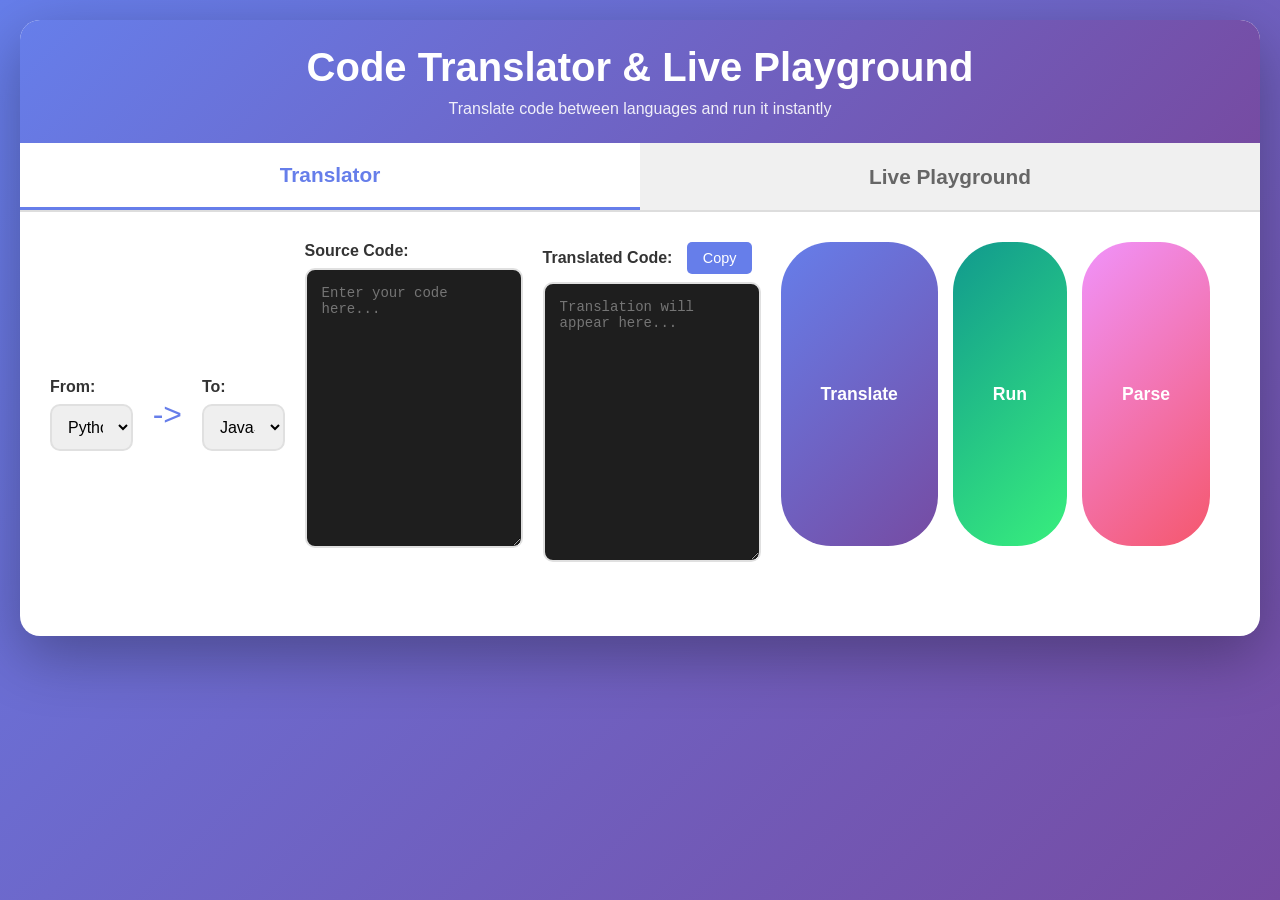
<file: backend/index_v2.html>
<!DOCTYPE html>
<html lang="en">
<head>
    <meta charset="UTF-8">
    <meta name="viewport" content="width=device-width, initial-scale=1.0">
    <title>Code Translator & Playground</title>
    <style>
        * { margin: 0; padding: 0; box-sizing: border-box; }
        body { font-family: -apple-system, BlinkMacSystemFont, 'Segoe UI', Roboto, sans-serif; background: linear-gradient(135deg, #667eea 0%, #764ba2 100%); min-height: 100vh; padding: 20px; }
        .container { max-width: 1400px; margin: 0 auto; background: white; border-radius: 20px; box-shadow: 0 20px 60px rgba(0,0,0,0.3); overflow: hidden; }
        header { background: linear-gradient(135deg, #667eea 0%, #764ba2 100%); color: white; padding: 25px 30px; text-align: center; }
        header h1 { font-size: 2.5rem; margin-bottom: 10px; }
        header p { opacity: 0.9; }
        .tabs { display: flex; background: #f0f0f0; border-bottom: 2px solid #ddd; }
        .tab { flex: 1; padding: 20px; text-align: center; font-size: 1.3rem; font-weight: 600; cursor: pointer; border: none; background: #f0f0f0; color: #666; }
        .tab:hover { background: #e0e0e0; }
        .tab.active { background: white; color: #667eea; border-bottom: 3px solid #667eea; }
        .tab-content { display: none; padding: 30px; }
        .tab-content.active { display: block; }
        .language-selector { display: flex; gap: 20px; margin-bottom: 20px; justify-content: center; align-items: center; }
        .language-group { flex: 1; max-width: 300px; }
        .language-group label { display: block; font-weight: 600; margin-bottom: 8px; color: #333; }
        .language-group select { width: 100%; padding: 12px; border: 2px solid #e0e0e0; border-radius: 10px; font-size: 1rem; }
        .arrow { display: flex; align-items: center; justify-content: center; font-size: 2rem; color: #667eea; }
        .code-section { display: flex; gap: 20px; margin-bottom: 20px; }
        .code-box { flex: 1; }
        .code-box label { display: block; font-weight: 600; margin-bottom: 8px; color: #333; }
        .code-box textarea { width: 100%; height: 280px; padding: 15px; border: 2px solid #e0e0e0; border-radius: 10px; font-family: 'Courier New', monospace; font-size: 14px; resize: vertical; background: #1e1e1e; color: #d4d4d4; }
        .button-container { display: flex; gap: 15px; justify-content: center; margin-bottom: 20px; }
        .btn { padding: 15px 40px; font-size: 1.1rem; font-weight: 600; border: none; border-radius: 50px; cursor: pointer; display: flex; align-items: center; gap: 8px; }
        .translate-btn { background: linear-gradient(135deg, #667eea 0%, #764ba2 100%); color: white; }
        .run-btn { background: linear-gradient(135deg, #11998e 0%, #38ef7d 100%); color: white; }
        .parse-btn { background: linear-gradient(135deg, #f093fb 0%, #f5576c 100%); color: white; }
        .btn:hover { transform: translateY(-2px); box-shadow: 0 10px 30px rgba(0,0,0,0.2); }
        .btn:disabled { opacity: 0.6; cursor: not-allowed; }
        .status { text-align: center; padding: 12px; margin-bottom: 20px; border-radius: 10px; font-weight: 500; }
        .status.success { background: #d4edda; color: #155724; }
        .status.error { background: #f8d7da; color: #721c24; }
        .status.info { background: #cce5ff; color: #004085; }
        .execution-output { margin-top: 20px; padding: 20px; background: #1e1e1e; border-radius: 10px; color: #d4d4d4; }
        .execution-output h3 { color: #569cd6; margin-bottom: 10px; }
        .execution-output pre { background: #2d2d2d; padding: 15px; border-radius: 5px; white-space: pre-wrap; font-family: 'Courier New', monospace; font-size: 14px; min-height: 100px; }
        .execution-output .stdout { color: #4ec9b0; }
        .execution-output .stderr { color: #f14c4c; }
        .parse-buttons { display: flex; gap: 10px; margin-bottom: 15px; flex-wrap: wrap; }
        .parse-result-btn { padding: 10px 20px; font-size: 1rem; font-weight: 600; border: none; border-radius: 25px; cursor: pointer; display: flex; align-items: center; gap: 8px; }
        .parse-result-btn.code-btn { background: #667eea; color: white; }
        .parse-result-btn.explanation-btn { background: #f093fb; color: white; }
        .parse-result-btn.alternatives-btn { background: #11998e; color: white; }
        .parse-result-btn.pattern-btn { background: #f5576c; color: white; }
        .parse-result-section { display: none; margin-top: 15px; padding: 20px; background: #2d2d2d; border-radius: 10px; }
        .parse-result-section.active { display: block; }
        .parse-result-section h4 { color: #569cd6; margin-bottom: 15px; font-size: 1.2rem; border-bottom: 1px solid #3d3d3d; padding-bottom: 10px; }
        .parse-result-section pre { background: #1e1e1e; padding: 15px; border-radius: 8px; white-space: pre-wrap; font-family: 'Courier New', monospace; font-size: 13px; color: #d4d4d4; max-height: 400px; overflow-y: auto; }
        .alt-card { background: #1e1e1e; padding: 15px; border-radius: 8px; margin-bottom: 15px; border-left: 4px solid #11998e; }
        .alt-name { color: #11998e; font-weight: bold; font-size: 1.1rem; margin-bottom: 10px; }
        .alt-code { background: #2d2d2d; padding: 12px; border-radius: 5px; overflow: auto; max-height: 300px; font-size: 12px; color: #d4d4d4; white-space: pre-wrap; }
        .playground-section { background: #1e1e1e; border-radius: 15px; padding: 25px; margin-top: 20px; }
        .playground-section h2 { color: #569cd6; margin-bottom: 20px; }
        .playground-editor { width: 100%; height: 350px; padding: 20px; font-family: 'Courier New', monospace; font-size: 16px; background: #1e1e1e; color: #d4d4d4; border: 2px solid #3d3d3d; border-radius: 10px; resize: vertical; }
        .playground-run-btn { margin-top: 20px; padding: 18px 50px; background: linear-gradient(135deg, #11998e 0%, #38ef7d 100%); color: white; border: none; border-radius: 50px; cursor: pointer; font-size: 1.2rem; font-weight: 600; }
        .playground-output { margin-top: 25px; background: #1e1e1e; border-radius: 10px; overflow: hidden; }
        .playground-output h3 { background: #2d2d2d; color: #569cd6; padding: 15px 20px; margin: 0; }
        .playground-output pre { margin: 0; padding: 20px; color: #4ec9b0; font-family: 'Courier New', monospace; font-size: 14px; white-space: pre-wrap; min-height: 120px; max-height: 400px; overflow-y: auto; }
        .copy-btn { background: #667eea; color: white; border: none; padding: 8px 16px; border-radius: 5px; cursor: pointer; font-size: 0.9rem; margin-left: 10px; }
    </style>
</head>
<body>
    <div class="container">
        <header>
            <h1>Code Translator & Live Playground</h1>
            <p>Translate code between languages and run it instantly</p>
        </header>
        <div class="tabs">
            <button class="tab active" onclick="switchTab('translator')">Translator</button>
            <button class="tab" onclick="switchTab('playground')">Live Playground</button>
        </div>
        <div id="translator-tab" class="tab-content active">
            <div class="language-selector">
                <div class="language-group">
                    <label for="sourceLanguage">From:</label>
                    <select id="sourceLanguage">
                        <option value="Python">Python</option>
                        <option value="JavaScript">JavaScript</option>
                        <option value="TypeScript">TypeScript</option>
                        <option value="Java">Java</option>
                    </select>
                </div>
                <div class="arrow">-></div>
                <div class="language-group">
                    <label for="targetLanguage">To:</label>
                    <select id="targetLanguage">
                        <option value="JavaScript">JavaScript</option>
                        <option value="Python">Python</option>
                        <option value="TypeScript">TypeScript</option>
                        <option value="Java">Java</option>
                    </select>
                </div>
            <div class="code-section">
                <div class="code-box">
                    <label>Source Code:</label>
                    <textarea id="sourceCode" placeholder="Enter your code here..."></textarea>
                </div>
                <div class="code-box">
                    <label>Translated Code: <button class="copy-btn" onclick="copyTranslation()">Copy</button></label>
                    <textarea id="translatedCode" placeholder="Translation will appear here..."></textarea>
                </div>
            <div class="button-container">
                <button class="btn translate-btn" onclick="translateCode()">Translate</button>
                <button class="btn run-btn" onclick="runTranslatedCode()">Run</button>
                <button class="btn parse-btn" onclick="parseCode()">Parse</button>
            </div>
            <div id="translator-status"></div>
            <div class="execution-output" id="translator-output" style="display:none;">
                <h3>Execution Output</h3>
                <pre id="translator-output-content"></pre>
            </div>
            <div id="parse-result-container" style="display:none; margin-top:20px;">
                <h3 style="color:#569cd6;margin-bottom:15px;">Module 3 Parse Results</h3>
                <div class="parse-buttons">
                    <button class="parse-result-btn code-btn" onclick="showParseSection('code')">Code</button>
                    <button class="parse-result-btn explanation-btn" onclick="showParseSection('explanation')">Explanation</button>
                    <button class="parse-result-btn alternatives-btn" onclick="showParseSection('alternatives')">Alternatives</button>
                    <button class="parse-result-btn pattern-btn" onclick="showParseSection('pattern')">Pattern</button>
                </div>
                <div id="parse-code-section" class="parse-result-section">
                    <h4>Source Code</h4>
                    <pre id="parse-code-content"></pre>
                </div>
                <div id="parse-explanation-section" class="parse-result-section">
                    <h4>Explanation</h4>
                    <div id="parse-explanation-content"></div>
                <div id="parse-alternatives-section" class="parse-result-section">
                    <h4>Alternative Implementations</h4>
                    <div id="parse-alternatives-content"></div>
                <div id="parse-pattern-section" class="parse-result-section">
                    <h4>Detected Pattern</h4>
                    <pre id="parse-pattern-content"></pre>
                </div>
        </div>
        <div id="playground-tab" class="tab-content">
            <div class="playground-section">
                <h2>Live Python Playground</h2>
                <textarea id="playgroundCode" class="playground-editor" placeholder="# Write Python code here..."></textarea>
                <button class="playground-run-btn" onclick="runPlaygroundCode()">Run Code</button>
                <div class="playground-output">
                    <h3>Output</h3>
                    <pre id="playgroundOutput">Run code to see output here...</pre>
                </div>
        </div>

    <script>
        var translatedCode = '';
        var parseResultData = null;
        
        function switchTab(tabName) {
            document.querySelectorAll('.tab').forEach(function(t) { t.classList.remove('active'); });
            document.querySelectorAll('.tab-content').forEach(function(c) { c.classList.remove('active'); });
            if (tabName === 'translator') {
                document.querySelector('.tab:first-child').classList.add('active');
                document.getElementById('translator-tab').classList.add('active');
            } else {
                document.querySelector('.tab:last-child').classList.add('active');
                document.getElementById('playground-tab').classList.add('active');
            }
        }
        
        function showParseSection(section) {
            document.querySelectorAll('.parse-result-section').forEach(function(s) { s.classList.remove('active'); });
            document.querySelectorAll('.parse-result-btn').forEach(function(b) { b.classList.remove('active'); });
            document.getElementById('parse-' + section + '-section').classList.add('active');
            document.querySelector('.' + section + '-btn').classList.add('active');
        }
        
        async function translateCode() {
            var sourceCode = document.getElementById('sourceCode').value;
            var sourceLanguage = document.getElementById('sourceLanguage').value;
            var targetLanguage = document.getElementById('targetLanguage').value;
            var statusEl = document.getElementById('translator-status');
            
            if (!sourceCode.trim()) {
                statusEl.className = 'status error';
                statusEl.textContent = 'Please enter source code to translate.';
                return;
            }
            
            var translateBtn = document.querySelector('.translate-btn');
            translateBtn.disabled = true;
            translateBtn.textContent = 'Translating...';
            statusEl.className = 'status info';
            statusEl.textContent = 'Translating code...';
            
            try {
                var response = await fetch('http://127.0.0.1:5000/translate', {
                    method: 'POST',
                    headers: { 'Content-Type': 'application/json' },
                    body: JSON.stringify({ source_code: sourceCode, source_language: sourceLanguage, target_language: targetLanguage })
                });
                var data = await response.json();
                if (data.success) {
                    translatedCode = data.translated_code;
                    document.getElementById('translatedCode').value = data.translated_code;
                    statusEl.className = 'status success';
                    statusEl.textContent = 'Translation completed!';
                } else {
                    statusEl.className = 'status error';
                    statusEl.textContent = 'Error: ' + data.error;
                }
            } catch (error) {
                statusEl.className = 'status error';
                statusEl.textContent = 'Network error: ' + error.message;
            } finally {
                translateBtn.disabled = false;
                translateBtn.textContent = 'Translate';
            }
        }
        
        async function runTranslatedCode() {
            var code = document.getElementById('sourceCode').value;
            var statusEl = document.getElementById('translator-status');
            var outputDiv = document.getElementById('translator-output');
            var outputContent = document.getElementById('translator-output-content');
            
            var codeToRun = document.getElementById('targetLanguage').value === 'Python' && translatedCode ? translatedCode : code;
            
            if (!codeToRun.trim()) {
                statusEl.className = 'status error';
                statusEl.textContent = 'No code to run.';
                return;
            }
            
            var runBtn = document.querySelector('.run-btn');
            runBtn.disabled = true;
            runBtn.textContent = 'Running...';
            outputDiv.style.display = 'block';
            outputContent.innerHTML = '<span class="stdout">Running code...</span>';
            
            try {
                var response = await fetch('http://127.0.0.1:5000/run', {
                    method: 'POST',
                    headers: { 'Content-Type': 'application/json' },
                    body: JSON.stringify({ code: codeToRun })
                });
                var data = await response.json();
                if (data.success) {
                    var html = '';
                    if (data.result.stdout) html += '<span class="stdout">' + escapeHtml(data.result.stdout) + '</span>';
                    if (data.result.stderr) html += '<span class="stderr">' + escapeHtml(data.result.stderr) + '</span>';
                    outputContent.innerHTML = html || '<span class="stdout">(No output)</span>';
                    statusEl.className = 'status success';
                    statusEl.textContent = 'Code executed!';
                }
            } catch (error) {
                outputContent.innerHTML = '<span class="stderr">Error: ' + error.message + '</span>';
            } finally {
                runBtn.disabled = false;
                runBtn.textContent = 'Run';
            }
        }
        
        async function runPlaygroundCode() {
            var code = document.getElementById('playgroundCode').value;
            var output = document.getElementById('playgroundOutput');
            var runBtn = document.querySelector('.playground-run-btn');
            
            if (!code.trim()) {
                output.innerHTML = '<span class="stderr">Please enter code!</span>';
                return;
            }
            
            runBtn.disabled = true;
            runBtn.textContent = 'Running...';
            output.innerHTML = '<span class="stdout">Running...</span>';
            
            try {
                var response = await fetch('http://127.0.0.1:5000/run', {
                    method: 'POST',
                    headers: { 'Content-Type': 'application/json' },
                    body: JSON.stringify({ code: code })
                });
                var data = await response.json();
                if (data.success) {
                    var html = '';
                    if (data.result.stdout) html += '<span class="stdout">' + escapeHtml(data.result.stdout) + '</span>';
                    if (data.result.stderr) html += '<span class="stderr">' + escapeHtml(data.result.stderr) + '</span>';
                    output.innerHTML = html || '<span class="stdout">(No output)</span>';
                }
            } catch (error) {
                output.innerHTML = '<span class="stderr">Error: ' + error.message + '</span>';
            } finally {
                runBtn.disabled = false;
                runBtn.textContent = 'Run Code';
            }
        }
        
        function escapeHtml(text) {
            var div = document.createElement('div');
            div.textContent = text;
            return div.innerHTML;
        }
        
        function copyTranslation() {
            var code = document.getElementById('translatedCode').value;
            if (code) {
                navigator.clipboard.writeText(code);
                var statusEl = document.getElementById('translator-status');
                statusEl.className = 'status success';
                statusEl.textContent = 'Copied!';
            }
        }
        
        // Module 3: Parse Code with proper alternatives and explanation
        async function parseCode() {
            var sourceCode = document.getElementById('sourceCode').value;
            var sourceLanguage = document.getElementById('sourceLanguage').value;
            var statusEl = document.getElementById('translator-status');
            var parseBtn = document.querySelector('.parse-btn');
            
            if (!sourceCode.trim()) {
                statusEl.className = 'status error';
                statusEl.textContent = 'Please enter source code to parse.';
                return;
            }
            
            parseBtn.disabled = true;
            parseBtn.textContent = 'Parsing...';
            statusEl.className = 'status info';
            statusEl.textContent = 'Parsing code with Module 3...';
            
            try {
                var response = await fetch('http://127.0.0.1:5000/parse', {
                    method: 'POST',
                    headers: { 'Content-Type': 'application/json' },
                    body: JSON.stringify({ source_code: sourceCode, language: sourceLanguage })
                });
                
                var data = await response.json();
                
                if (data.success) {
                    parseResultData = data.parsed_result;
                    document.getElementById('parse-result-container').style.display = 'block';
                    
                    // Set Code content
                    var codeContent = parseResultData.code && parseResultData.code.length > 0 ? parseResultData.code[0] : sourceCode;
                    document.getElementById('parse-code-content').textContent = codeContent;
                    
                    // Set Alternatives - with code blocks
                    var alternativesContainer = document.getElementById('parse-alternatives-content');
                    alternativesContainer.innerHTML = '';
                    if (parseResultData.alternative && parseResultData.alternative.length > 0) {
                        parseResultData.alternative.forEach(function(alt) {
                            var card = document.createElement('div');
                            card.className = 'alt-card';
                            
                            var name = document.createElement('div');
                            name.className = 'alt-name';
                            name.textContent = alt.name ? alt.name.replace(/_/g, ' ').toUpperCase() : 'Alternative';
                            card.appendChild(name);
                            
                            if (alt.code && alt.code.trim()) {
                                var codeDiv = document.createElement('div');
                                codeDiv.className = 'alt-code';
                                codeDiv.textContent = alt.code;
                                card.appendChild(codeDiv);
                            }
                            
                            alternativesContainer.appendChild(card);
                        });
                    } else {
                        alternativesContainer.innerHTML = '<p style="color:#888;">No alternatives available</p>';
                    }
                    
                    // Set Explanation - with markdown rendering
                    var explanationEl = document.getElementById('parse-explanation-content');
                    if (parseResultData.explanation) {
                        var html = parseResultData.explanation
                            .replace(/## (.*)/g, '<h3 style="color:#569cd6;margin:15px 0 10px;">$1</h3>')
                            .replace(/### (.*)/g, '<h4 style="color:#4ec9b0;margin:10px 0 8px;">$1</h4>')
                            .replace(/\*\*(.*?)\*\*/g, '<strong style="color:#dcdcaa;">$1</strong>')
                            .replace(/- (.*)/g, '<div style="margin:5px 0;">- $1</div>')
                            .replace(/```([\s\S]*?)```/g, '<pre style="background:#1e1e1e;padding:15px;border-radius:5px;overflow:auto;max-height:400px;">$1</pre>')
                            .replace(/\n/g, '<br>');
                        explanationEl.innerHTML = '<div style="color:#d4d4d4;line-height:1.8;">' + html + '</div>';
                    } else {
                        explanationEl.innerHTML = '<p style="color:#888;">No explanation available</p>';
                    }
                    
                    // Set Pattern content
                    var patternText = '';
                    if (parseResultData.pattern && parseResultData.pattern.detected) {
                        patternText = 'Detected: ' + parseResultData.pattern.detected + '\n';
                        patternText += 'Confidence: ' + (parseResultData.pattern.confidence * 100).toFixed(0) + '%';
                    } else {
                        patternText = 'No specific design pattern detected.';
                    }
                    document.getElementById('parse-pattern-content').textContent = patternText;
                    
                    // Show alternatives by default
                    showParseSection('alternatives');
                    
                    statusEl.className = 'status success';
                    statusEl.textContent = 'Code parsed successfully!';
                } else {
                    statusEl.className = 'status error';
                    statusEl.textContent = 'Error: ' + data.error;
                }
            } catch (error) {
                statusEl.className = 'status error';
                statusEl.textContent = 'Network error: ' + error.message;
            } finally {
                parseBtn.disabled = false;
                parseBtn.textContent = 'Parse';
            }
        }
        
        // Set default playground code
        document.getElementById('playgroundCode').value = '# Vote Eligibility Checker\nage = 20\n\nif age >= 18:\n    print("You are eligible to vote!")\nelse:\n    print("You are not eligible to vote.")';
    </script>
</body>
</html>
</file>
